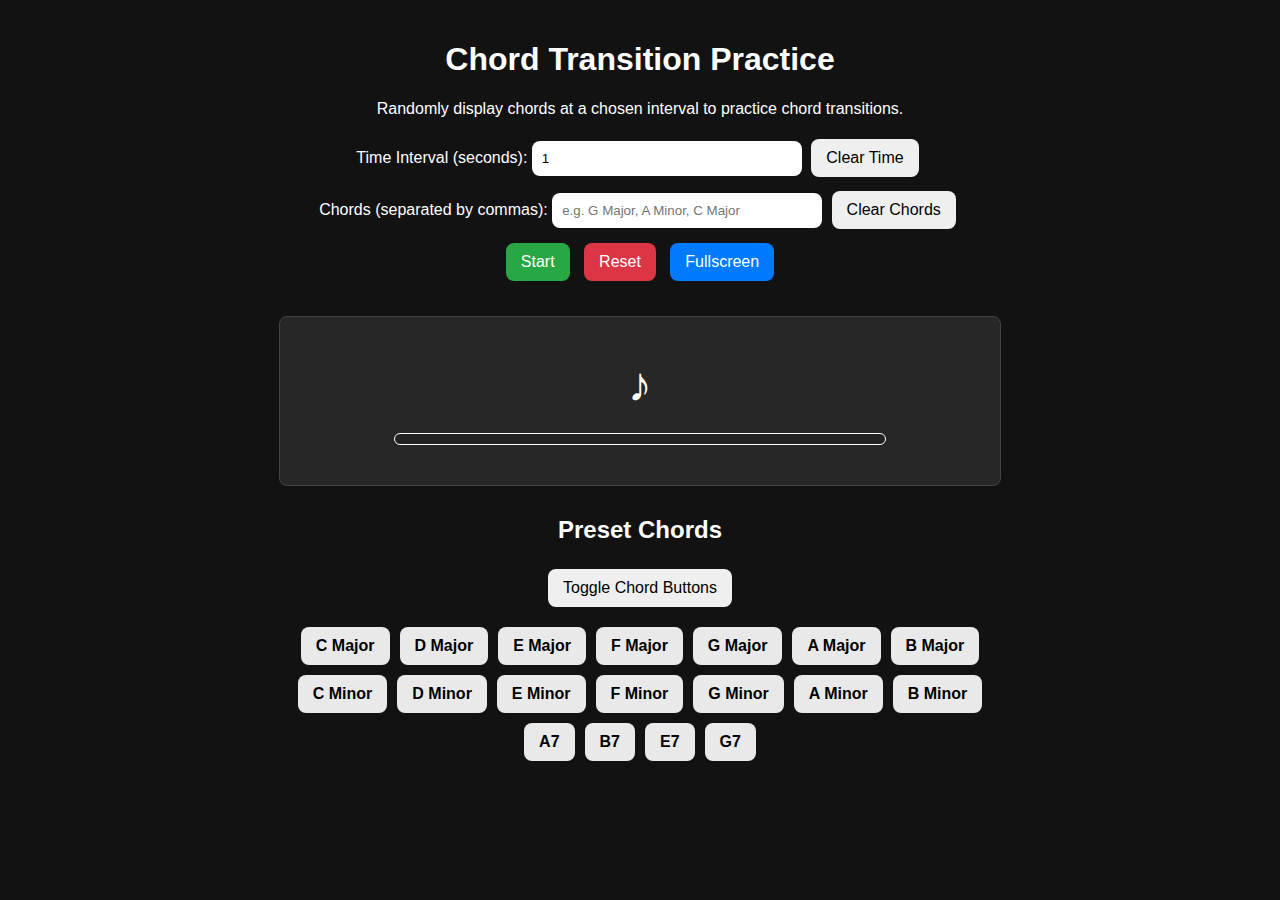
<file: index.html>
<!DOCTYPE html>
<html lang="en">
<head>
  <meta charset="UTF-8" />
  <meta name="viewport" content="width=device-width, initial-scale=1.0" />
  <title>Chord Transition Practice</title>
  <link rel="stylesheet" href="style.css" />
</head>
<body>
  <h1>Chord Transition Practice</h1>
  <p>Randomly display chords at a chosen interval to practice chord transitions.</p>

  <div>
    <label for="interval">Time Interval (seconds):</label>
    <input type="number" id="interval" value="1" min="0.1" step="0.1" />
    <button id="clearTimeBtn">Clear Time</button>
  </div>
  <div>
    <label for="chords">Chords (separated by commas):</label>
    <input type="text" id="chords" placeholder="e.g. G Major, A Minor, C Major" />
    <button id="clearChordsBtn">Clear Chords</button>
  </div>
  <div>
    <button id="startBtn">Start</button>
    <button id="resetBtn">Reset</button>
    <button id="fullscreenBtn">Fullscreen</button>
  </div>

  <div id="display-section">
    <div id="current-chord">♪</div>
    <div id="next-chord"></div>
    <div id="progress-bar">
      <div id="progress-fill"></div>
    </div>
  </div>

  <h2>Preset Chords</h2>
  <button id="toggleChordListBtn">Toggle Chord Buttons</button>
  <div id="presetChordsContainer">
    <button>C Major</button>
    <button>D Major</button>
    <button>E Major</button>
    <button>F Major</button>
    <button>G Major</button>
    <button>A Major</button>
    <button>B Major</button>
    <button>C Minor</button>
    <button>D Minor</button>
    <button>E Minor</button>
    <button>F Minor</button>
    <button>G Minor</button>
    <button>A Minor</button>
    <button>B Minor</button>
    <button>A7</button>
    <button>B7</button>
    <button>E7</button>
    <button>G7</button>
  </div>

  <script src="script.js"></script>
</body>
</html>
</file>
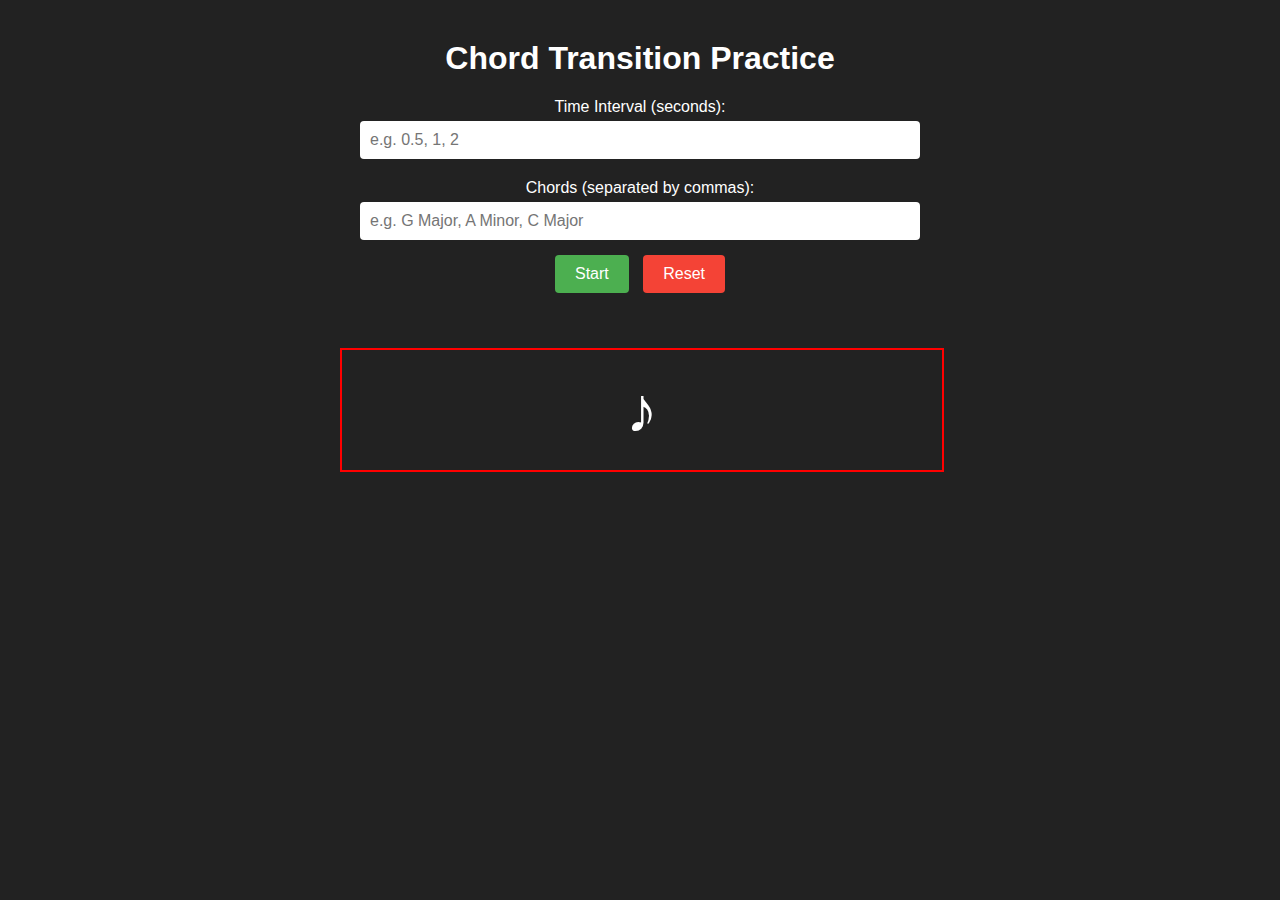
<file: ChordRandomizer.html>
<!DOCTYPE html>
<html lang="en">
<head>
  <meta charset="UTF-8">
  <meta name="viewport" content="width=device-width, initial-scale=1">
  <title>Chord Transition Practice</title>
  <style>
    body {
      background-color: #222;
      color: #fff;
      font-family: sans-serif;
      text-align: center;
      padding: 20px;
      margin: 0;
    }
    .container {
      max-width: 600px;
      margin: auto;
    }
    h1 {
      margin-top: 20px;
    }
    label {
      display: block;
      margin: 10px 0 5px;
    }
    input {
      padding: 10px;
      margin-bottom: 10px;
      width: 90%;
      font-size: 1em;
      border: none;
      border-radius: 4px;
    }
    button {
      padding: 10px 20px;
      margin: 5px;
      font-size: 1em;
      border: none;
      border-radius: 4px;
      cursor: pointer;
    }
    #startPauseBtn {
      background-color: #4CAF50;
      color: white;
    }
    #resetBtn {
      background-color: #f44336;
      color: white;
    }
    #display {
      font-size: 4em;
      margin-top: 50px;
      min-height: 120px;
      display: flex;
      align-items: center;
      justify-content: center;
      opacity: 0;
      transition: opacity 0.5s ease-in-out;
    }
    .fade-in {
      opacity: 1;
    }
    #display {
  display: flex !important;  /* Force it to show */
  visibility: visible !important;
  opacity: 1 !important;
  color: #ffffff !important;  /* Ensure white text */
  font-size: 4em !important;
  width: 100%;
  height: auto;
  min-height: 120px;
  justify-content: center;
  align-items: center;
  text-align: center;
  border: 2px solid red; /* TEMPORARY: Adds a border to see if it's showing up */
}

  </style>
</head>
<body>
  <div class="container">
    <h1>Chord Transition Practice</h1>
    <div>
      <label for="interval">Time Interval (seconds):</label>
      <input type="number" id="interval" step="0.1" placeholder="e.g. 0.5, 1, 2">
    </div>
    <div>
      <label for="entries">Chords (separated by commas):</label>
      <input type="text" id="entries" placeholder="e.g. G Major, A Minor, C Major">
    </div>
    <div>
      <button id="startPauseBtn">Start</button>
      <button id="resetBtn">Reset</button>
    </div>
    <div id="display">♪</div>
  </div>
  
  <script>
    let intervalId = null;
    let entries = [];
    let currentInterval = 1000;
    let running = false;

    const intervalInput = document.getElementById('interval');
    const entriesInput = document.getElementById('entries');
    const startPauseBtn = document.getElementById('startPauseBtn');
    const resetBtn = document.getElementById('resetBtn');
    const display = document.getElementById('display');

    let lastChord = null; // Track the last chosen chord

    function displayRandomEntry() {
        if (entries.length === 0) return;

        let newIndex;
        do {
            newIndex = Math.floor(Math.random() * entries.length);
        } while (entries[newIndex] === lastChord && entries.length > 1); // Ensure a new choice

        lastChord = entries[newIndex]; // Store the new choice

        console.log(`Displaying: ${lastChord}`);  

        display.classList.remove('fade-in');
        setTimeout(() => {
            display.innerHTML = `<span style="color:white; font-size:4em;">${lastChord}</span>`;
            display.classList.add('fade-in');
            console.log(`Displayed on screen: ${lastChord}`);
        }, 200);
    }


    function startCycle() {
      console.log("Start button pressed");  // Debugging log

      entries = entriesInput.value.split(',').map(e => e.trim()).filter(e => e);
      console.log("Parsed Entries:", entries);  // Debugging log

      if (entries.length === 0) {
        alert("Please enter at least one chord.");
        return;
      }

      const seconds = parseFloat(intervalInput.value);
      if (isNaN(seconds) || seconds <= 0) {
        alert("Please enter a valid time interval.");
        return;
      }
      currentInterval = seconds * 1000;
      console.log(`Interval set to: ${currentInterval}ms`);  // Debugging log

      if (!running) {
        console.log("Starting interval...");
        displayRandomEntry();  
        intervalId = setInterval(displayRandomEntry, currentInterval);
        running = true;
        startPauseBtn.textContent = "Pause";
      } else {
        console.log("Pausing interval...");
        clearInterval(intervalId);
        running = false;
        startPauseBtn.textContent = "Start";
      }
    }

    function resetCycle() {
      console.log("Reset button pressed");  // Debugging log

      clearInterval(intervalId);
      running = false;
      startPauseBtn.textContent = "Start";
      intervalInput.value = "";
      entriesInput.value = "";
      display.textContent = "♪";
      display.classList.remove('fade-in');
      entries = [];
    }

    startPauseBtn.addEventListener('click', startCycle);
    resetBtn.addEventListener('click', resetCycle);
  </script>
</body>
</html>
</file>
<file: style.css>
:root {
  --background-color: #121212;
  --text-color: #ffffff;
  --accent-color: #1e90ff;
  --button-color: #2e2e2e;
  --border-radius: 8px;
  --progress-bar-height: 10px;
  --chord-font-size: 3rem;
  --next-chord-font-size: 1.5rem;
}

body {
  background-color: var(--background-color);
  color: var(--text-color);
  font-family: 'Segoe UI', Tahoma, Geneva, Verdana, sans-serif;
  margin: 0;
  padding: 20px;
  text-align: center;
}

input[type="text"],
input[type="number"] {
  padding: 10px;
  margin-bottom: 10px;
  border-radius: var(--border-radius);
  border: none;
  width: 250px;
  max-width: 90vw;
}

button {
  margin: 5px;
  padding: 10px 15px;
  border: none;
  border-radius: var(--border-radius);
  cursor: pointer;
  font-size: 1rem;
}

#startBtn { background-color: #28a745; color: white; }
#resetBtn { background-color: #dc3545; color: white; }
#fullscreenBtn { background-color: #007bff; color: white; }

#display-section {
  background-color: #272727;
  -moz-box-pack: start;
  border: 1px solid #444;
  border-radius: var(--border-radius);
  padding: 40px 10px;
  margin: 30px auto;
  width: 700px;
  max-width: 90vw;
  transition: all 0.3s ease;
  position: relative;
}

#current-chord {
  font-size: var(--chord-font-size);
  font-weight: bold;
}

#next-chord {
  font-size: var(--next-chord-font-size);
  color: #bbb;
  margin-bottom: 3%;
}

#progress-bar {
  height: var(--progress-bar-height);
  background-color: #222;
  border-radius: var(--border-radius);
  overflow: hidden;
  margin-top: 20px;
  margin-bottom: -10px;
  border: 1px solid white;
  max-width:70%;
  margin:auto;
}

#progress-fill {
  height: 100%;
  width: 0%;
  background-color: white;
  border-radius: var(--border-radius);
  transition: width 1s linear;
}

#presetChordsContainer {
  display: flex;
  flex-wrap: wrap;
  justify-content: center;
  margin-top: 10px;
  max-width: 700px;
  margin-left: auto;
  margin-right: auto;
}

#presetChordsContainer button {
  background-color: #e9e9e9;
  color: black;
  margin: 5px;
  font-weight: 600;
}

/* Fullscreen tap-to-exit prompt */
.tap-exit-prompt::after {
  content: "Tap to exit";
  position: absolute;
  bottom: 20px;
  left: 50%;
  transform: translateX(-50%);
  font-size: 1rem;
  color: rgba(255, 255, 255, 0.7);
  animation: pulse 1.5s infinite;
}

@keyframes pulse {
  0%, 100% { opacity: 0.5; }
  50% { opacity: 1; }
}

@media (max-width: 768px) {
  #display-section {
    width: 97vw;
  }

  #presetChordsContainer {
    max-width: 97vw;
  }

  #fullscreenBtn {
    font-size: 1rem;
    padding: 12px 18px;
  }

  input[type="text"],
  input[type="number"] {
    margin-bottom: 15px;
  }

  #clearTimeBtn,
  #clearChordsBtn {
    margin-left: 10px;
    margin-right: 10px;
  }

  #fullscreen .chord {
    font-size: 8vw;
  }

  #fullscreen .next-chord {
    font-size: 4vw;
  }

  #fullscreen #progress-bar {
    width: 90vw;
    margin: 2rem auto 0 auto;
  }

  /* Enhanced mobile spacing */
  .input-group {
    display: flex;
    flex-direction: column;
    align-items: center;
    gap: 10px;
  }

  .input-group > div {
    margin-bottom: 12px;
  }

  .button-row {
    display: flex;
    justify-content: center;
    gap: 10px;
    flex-wrap: wrap;
    margin-top: 15px;
  }
}
</file>
